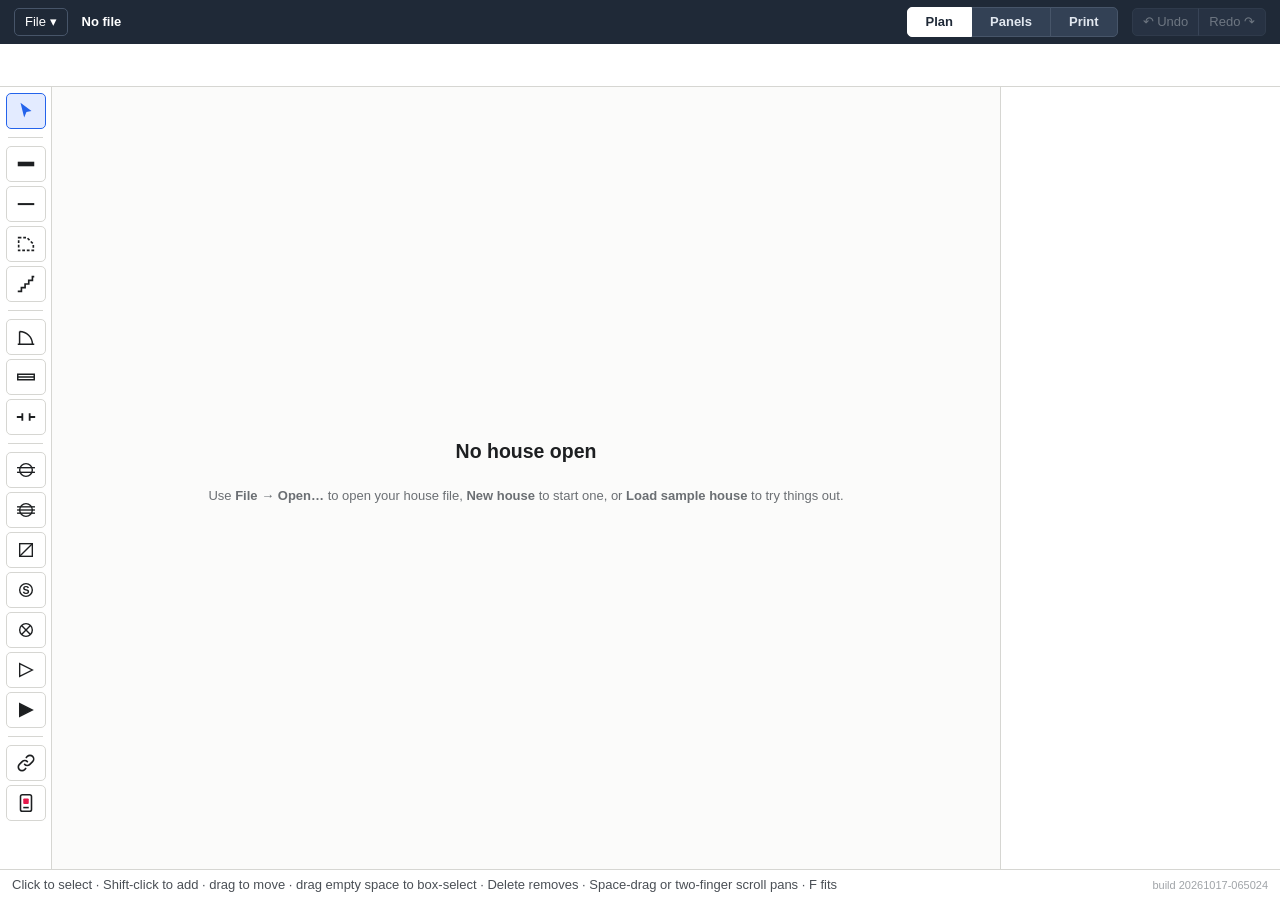
<file: index.html>
<!doctype html>
<html lang="en">
<head>
  <meta charset="utf-8">
  <meta name="viewport" content="width=device-width, initial-scale=1">
  <title>House Electrical</title>
  <!-- BUILD:start (generated by .githooks/stamp_build.py — do not edit by hand) -->
  <meta name="build" content="20261017-065024">
  <link rel="stylesheet" href="css/app.css?v=20261017-065024">
  <link rel="stylesheet" href="css/print.css?v=20261017-065024">
  <script type="importmap">{
  "imports": {
    "./js/fileio.js": "./js/fileio.js?v=20261017-065024",
    "./js/geometry.js": "./js/geometry.js?v=20261017-065024",
    "./js/main.js": "./js/main.js?v=20261017-065024",
    "./js/model.js": "./js/model.js?v=20261017-065024",
    "./js/print/index.js": "./js/print/index.js?v=20261017-065024",
    "./js/print/sheets.js": "./js/print/sheets.js?v=20261017-065024",
    "./js/render/plan.js": "./js/render/plan.js?v=20261017-065024",
    "./js/render/symbols.js": "./js/render/symbols.js?v=20261017-065024",
    "./js/store.js": "./js/store.js?v=20261017-065024",
    "./js/tools/area.js": "./js/tools/area.js?v=20261017-065024",
    "./js/tools/assign.js": "./js/tools/assign.js?v=20261017-065024",
    "./js/tools/device.js": "./js/tools/device.js?v=20261017-065024",
    "./js/tools/index.js": "./js/tools/index.js?v=20261017-065024",
    "./js/tools/link.js": "./js/tools/link.js?v=20261017-065024",
    "./js/tools/opening.js": "./js/tools/opening.js?v=20261017-065024",
    "./js/tools/select.js": "./js/tools/select.js?v=20261017-065024",
    "./js/tools/snap.js": "./js/tools/snap.js?v=20261017-065024",
    "./js/tools/wall.js": "./js/tools/wall.js?v=20261017-065024",
    "./js/ui/inspector.js": "./js/ui/inspector.js?v=20261017-065024",
    "./js/ui/panels.js": "./js/ui/panels.js?v=20261017-065024",
    "./js/ui/plantoolbar.js": "./js/ui/plantoolbar.js?v=20261017-065024",
    "./js/ui/status.js": "./js/ui/status.js?v=20261017-065024",
    "./js/ui/toolrail.js": "./js/ui/toolrail.js?v=20261017-065024",
    "./js/ui/viewstate.js": "./js/ui/viewstate.js?v=20261017-065024",
    "./js/units.js": "./js/units.js?v=20261017-065024"
  }
}</script>
  <!-- BUILD:end -->
</head>
<body>
  <header id="appbar">
    <div class="menu" id="file-menu">
      <button class="menu-btn" aria-haspopup="true">File ▾</button>
      <div class="menu-list" role="menu">
        <button data-cmd="new">New house</button>
        <button data-cmd="open">Open…</button>
        <button data-cmd="reopen" id="cmd-reopen">Reopen last</button>
        <button data-cmd="sample">Load sample house</button>
        <hr>
        <button data-cmd="save">Save <kbd>⌘S</kbd></button>
        <button data-cmd="saveAs">Save as…</button>
      </div>
    </div>
    <div id="file-status"><span id="file-name">No file</span><span id="dirty-dot" title="Unsaved changes" hidden>●</span></div>

    <nav id="view-switch" class="seg seg-lg" aria-label="View">
      <button data-view="plan" class="active">Plan</button>
      <button data-view="panels">Panels</button>
      <button data-view="print">Print</button>
    </nav>

    <div id="history" class="seg">
      <button id="btn-undo" title="Undo (⌘Z)">↶ Undo</button>
      <button id="btn-redo" title="Redo (⇧⌘Z)">Redo ↷</button>
    </div>
  </header>

  <div id="subbar">
    <div id="plan-toolbar" class="toolbar"></div>
    <div id="panels-toolbar" class="toolbar" hidden></div>
    <div id="print-toolbar" class="toolbar" hidden></div>
  </div>

  <main id="workspace">
    <section id="view-plan" class="view active">
      <aside id="tool-rail" aria-label="Tools"></aside>
      <div id="canvas-wrap">
        <svg id="plan" xmlns="http://www.w3.org/2000/svg"></svg>
        <div id="tool-options" hidden></div>
        <div id="toast" role="status" hidden></div>
        <div id="empty-state">
          <h2>No house open</h2>
          <p>Use <b>File → Open…</b> to open your house file, <b>New house</b> to start one, or <b>Load sample house</b> to try things out.</p>
          <p class="warn" id="unsupported" hidden>This browser doesn't support the File System Access API. Use Chrome or Edge.</p>
        </div>
      </div>
      <aside id="inspector" aria-label="Properties"></aside>
    </section>

    <section id="view-panels" class="view">
      <div id="panels-wrap"></div>
      <aside id="panel-inspector" aria-label="Breaker"></aside>
    </section>

    <section id="view-print" class="view">
      <aside id="print-options" aria-label="Print options"></aside>
      <div id="print-preview"><div id="print-pages"></div></div>
    </section>
  </main>

  <footer id="statusbar">
    <span id="status-msg">Ready</span>
    <span><span id="status-cursor"></span><span id="build-id"></span></span>
  </footer>

  <script type="module">import './js/main.js';</script>
</body>
</html>
</file>
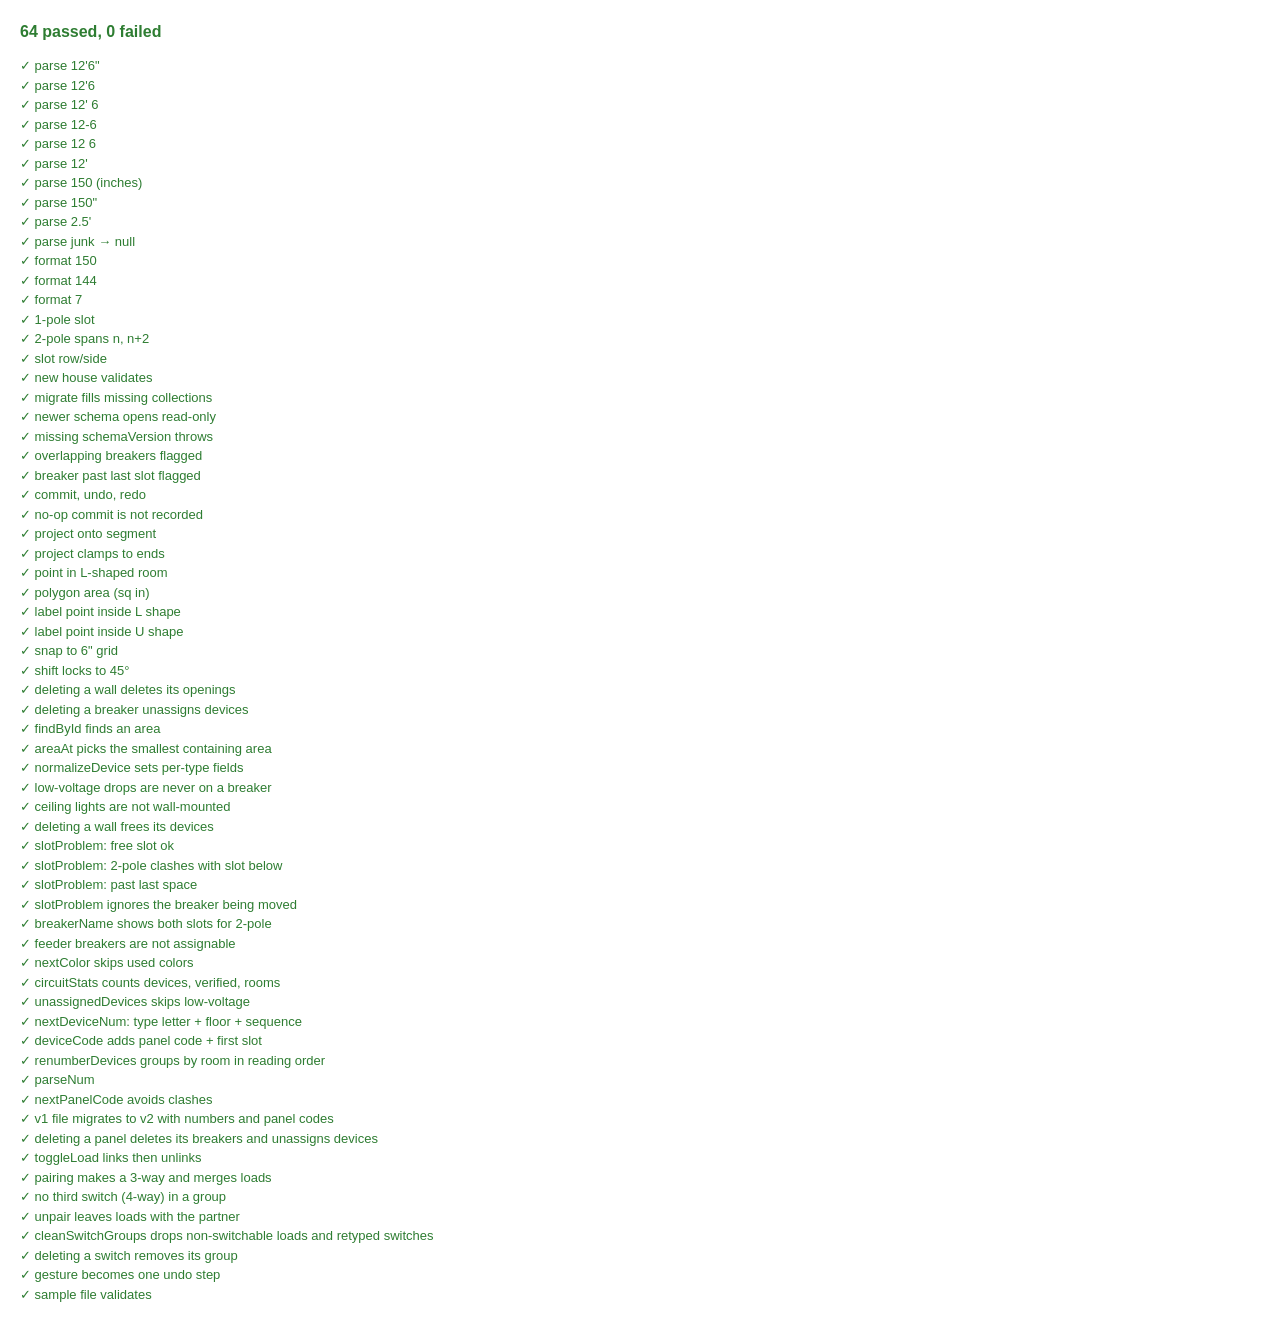
<file: tests/index.html>
<!doctype html>
<html lang="en">
<head>
  <meta charset="utf-8">
  <title>House Electrical — Tests</title>
  <style>
    body { font: 13px/1.5 -apple-system, sans-serif; margin: 20px; }
    .pass { color: #2e7d32; } .fail { color: #c62828; font-weight: 600; }
    #summary { font-size: 16px; font-weight: 700; margin-bottom: 12px; }
  </style>
</head>
<body>
  <div id="summary">Running…</div>
  <div id="out"></div>
  <script type="module">
    import { parseLength, formatLength } from '../js/units.js';
    import { newHouse, migrate, validate, slotsOf, slotRow, slotSide, SCHEMA_VERSION } from '../js/model.js';
    import * as store from '../js/store.js';
    import { projectOnSegment, pointInPolygon, polygonArea, labelPoint, snapAngle, snapToGrid } from '../js/geometry.js';
    import { deleteIds, findById, areaAt, normalizeDevice, isWallMounted, slotProblem, breakerName, circuitStats, unassignedDevices, nextColor, assignableBreakers, PALETTE,
      nextDeviceNum, deviceCode, renumberDevices, breakerCode, nextPanelCode, parseNum,
      groupOf, switchesFor, toggleLoad, pairSwitches, unpairSwitch, cleanSwitchGroups } from '../js/model.js';

    const out = document.getElementById('out');
    let pass = 0, fail = 0;
    function test(name, fn) {
      try { fn(); pass++; out.insertAdjacentHTML('beforeend', `<div class="pass">✓ ${name}</div>`); }
      catch (e) { fail++; out.insertAdjacentHTML('beforeend', `<div class="fail">✗ ${name} — ${e.message}</div>`); }
    }
    function eq(a, b) { if (JSON.stringify(a) !== JSON.stringify(b)) throw new Error(`expected ${JSON.stringify(b)}, got ${JSON.stringify(a)}`); }

    // units
    test('parse 12\'6"', () => eq(parseLength(`12'6"`), 150));
    test('parse 12\'6', () => eq(parseLength(`12'6`), 150));
    test('parse 12\' 6', () => eq(parseLength(`12' 6`), 150));
    test('parse 12-6', () => eq(parseLength('12-6'), 150));
    test('parse 12 6', () => eq(parseLength('12 6'), 150));
    test('parse 12\'', () => eq(parseLength(`12'`), 144));
    test('parse 150 (inches)', () => eq(parseLength('150'), 150));
    test('parse 150"', () => eq(parseLength('150"'), 150));
    test('parse 2.5\'', () => eq(parseLength(`2.5'`), 30));
    test('parse junk → null', () => eq(parseLength('abc'), null));
    test('format 150', () => eq(formatLength(150), `12' 6"`));
    test('format 144', () => eq(formatLength(144), `12'`));
    test('format 7', () => eq(formatLength(7), `7"`));

    // slots
    test('1-pole slot', () => eq(slotsOf({ position: 7, poles: 1 }), [7]));
    test('2-pole spans n, n+2', () => eq(slotsOf({ position: 7, poles: 2 }), [7, 9]));
    test('slot row/side', () => { eq(slotRow(1), 1); eq(slotRow(2), 1); eq(slotRow(9), 5); eq(slotSide(9), 'left'); eq(slotSide(10), 'right'); });

    // model
    test('new house validates', () => eq(validate(newHouse()), []));
    test('migrate fills missing collections', () => {
      const { doc } = migrate({ schemaVersion: 1, meta: { name: 'x' } });
      eq(Array.isArray(doc.devices) && Array.isArray(doc.switchGroups), true);
    });
    test('newer schema opens read-only', () => eq(migrate({ schemaVersion: SCHEMA_VERSION + 1 }).readOnly, true));
    test('missing schemaVersion throws', () => { let threw = false; try { migrate({}); } catch { threw = true; } eq(threw, true); });
    test('overlapping breakers flagged', () => {
      const d = newHouse();
      d.breakers.push({ id: 'b1', panelId: 'p_main', position: 1, poles: 2, amps: 30 });
      d.breakers.push({ id: 'b2', panelId: 'p_main', position: 3, poles: 1, amps: 20 });
      eq(validate(d).some(e => e.includes('two breakers')), true);
    });
    test('breaker past last slot flagged', () => {
      const d = newHouse();
      d.breakers.push({ id: 'b1', panelId: 'p_main', position: 29, poles: 2, amps: 30 });
      eq(validate(d).some(e => e.includes('outside')), true);
    });

    // store / undo
    test('commit, undo, redo', () => {
      store.load(newHouse('A'));
      store.commit('rename', d => { d.meta.name = 'B'; });
      eq(store.getDoc().meta.name, 'B'); eq(store.isDirty(), true);
      store.undo(); eq(store.getDoc().meta.name, 'A');
      store.redo(); eq(store.getDoc().meta.name, 'B');
    });
    test('no-op commit is not recorded', () => {
      store.load(newHouse('A'));
      eq(store.commit('noop', d => { d.meta.name = 'A'; }), false);
      eq(store.canUndo(), false);
    });

    // geometry
    const L = [{x:0,y:0},{x:216,y:0},{x:216,y:336},{x:96,y:336},{x:96,y:216},{x:0,y:216}];
    test('project onto segment', () => { const r = projectOnSegment({x:50,y:10},{x:0,y:0},{x:100,y:0}); eq([r.along, r.d], [50, 10]); });
    test('project clamps to ends', () => eq(projectOnSegment({x:-20,y:0},{x:0,y:0},{x:100,y:0}).t, 0));
    test('point in L-shaped room', () => { eq(pointInPolygon({x:150,y:300}, L), true); eq(pointInPolygon({x:50,y:300}, L), false); });
    test('polygon area (sq in)', () => eq(Math.abs(polygonArea([{x:0,y:0},{x:120,y:0},{x:120,y:144},{x:0,y:144}])), 17280));
    test('label point inside L shape', () => eq(pointInPolygon(labelPoint(L), L), true));
    test('label point inside U shape', () => {
      const U = [{x:0,y:0},{x:30,y:0},{x:30,y:100},{x:70,y:100},{x:70,y:0},{x:100,y:0},{x:100,y:130},{x:0,y:130}];
      eq(pointInPolygon(labelPoint(U), U), true);
    });
    test('snap to 6" grid', () => eq(snapToGrid({x:14,y:-4}, 6), {x:12,y:-6}));
    test('shift locks to 45°', () => { const p = snapAngle({x:0,y:0}, {x:100,y:8}, 6); eq(p, {x:102,y:0}); });

    // cascading delete
    test('deleting a wall deletes its openings', () => {
      const d = newHouse();
      d.walls.push({ id: 'w1', floorId: 'F1', kind: 'exterior', a: {x:0,y:0}, b: {x:120,y:0}, thicknessIn: 6 });
      d.openings.push({ id: 'o1', wallId: 'w1', kind: 'door', offsetIn: 12, widthIn: 32, hinge: 'a', swing: 'left' });
      deleteIds(d, ['w1']);
      eq([d.walls.length, d.openings.length], [0, 0]);
    });
    test('deleting a breaker unassigns devices', () => {
      const d = newHouse();
      d.breakers.push({ id: 'b1', panelId: 'p_main', position: 1, poles: 1, amps: 15 });
      d.devices.push({ id: 'd1', floorId: 'F1', type: 'outlet', x: 0, y: 0, breakerId: 'b1' });
      deleteIds(d, ['b1']);
      eq(d.devices[0].breakerId, null);
    });
    test('findById finds an area', () => {
      const d = newHouse();
      d.areas.push({ id: 'a1', floorId: 'F1', name: 'X', kind: 'room', points: L });
      eq(findById(d, 'a1').kind, 'area');
    });

    // devices
    test('areaAt picks the smallest containing area', () => {
      const d = newHouse();
      d.areas.push({ id: 'big', floorId: 'F1', name: 'Bedroom', kind: 'room', points: [{x:0,y:0},{x:200,y:0},{x:200,y:200},{x:0,y:200}] });
      d.areas.push({ id: 'small', floorId: 'F1', name: 'Closet', kind: 'room', points: [{x:10,y:10},{x:50,y:10},{x:50,y:50},{x:10,y:50}] });
      eq([areaAt(d, 'F1', {x:20,y:20})?.id, areaAt(d, 'F1', {x:150,y:150})?.id, areaAt(d, 'F2', {x:20,y:20})], ['small', 'big', null]);
    });
    test('normalizeDevice sets per-type fields', () => {
      const o = normalizeDevice({ id: 'd', type: 'outlet' });
      eq([o.gfci, o.afci, o.breakerId, o.verified, 'port' in o], [false, false, null, false, false]);
      o.type = 'ethernet'; normalizeDevice(o);
      eq(['gfci' in o, o.port], [false, '']);
    });
    test('low-voltage drops are never on a breaker', () => eq(normalizeDevice({ type: 'cable', breakerId: 'b1' }).breakerId, null));
    test('ceiling lights are not wall-mounted', () => eq([isWallMounted('light', 'ceiling'), isWallMounted('light', 'wall'), isWallMounted('outlet')], [false, true, true]));
    test('deleting a wall frees its devices', () => {
      const d = newHouse();
      d.walls.push({ id: 'w1', floorId: 'F1', kind: 'interior', a: {x:0,y:0}, b: {x:96,y:0}, thicknessIn: 4 });
      d.devices.push(normalizeDevice({ id: 'd1', floorId: 'F1', type: 'outlet', x: 48, y: 2, wallId: 'w1' }));
      deleteIds(d, ['w1']);
      eq([d.devices.length, d.devices[0].wallId], [1, null]);
    });

    // panels & circuits
    function panelHouse() {
      const d = newHouse();
      d.breakers.push({ id: 'b1', panelId: 'p_main', position: 1, poles: 1, amps: 20, label: 'A', color: PALETTE[0] });
      d.breakers.push({ id: 'b3', panelId: 'p_main', position: 3, poles: 2, amps: 30, label: 'B', color: PALETTE[1] });
      d.breakers.push({ id: 'bf', panelId: 'p_main', position: 2, poles: 2, amps: 60, label: 'Feed', color: PALETTE[2] });
      d.panels[1].fedFromBreakerId = 'bf';
      return d;
    }
    test('slotProblem: free slot ok', () => eq(slotProblem(panelHouse(), 'p_main', 7, 1), null));
    test('slotProblem: 2-pole clashes with slot below', () => eq(/Slot 3/.test(slotProblem(panelHouse(), 'p_main', 1, 2, 'b1')), true));
    test('slotProblem: past last space', () => eq(/outside/.test(slotProblem(panelHouse(), 'p_main', 29, 2)), true));
    test('slotProblem ignores the breaker being moved', () => eq(slotProblem(panelHouse(), 'p_main', 3, 2, 'b3'), null));
    test('breakerName shows both slots for 2-pole', () => eq(breakerName(panelHouse(), panelHouse().breakers[1]), 'Main 3/5'));
    test('feeder breakers are not assignable', () => eq(assignableBreakers(panelHouse()).map(b => b.id), ['b1', 'b3']));
    test('nextColor skips used colors', () => eq(nextColor(panelHouse()), PALETTE[3]));
    test('circuitStats counts devices, verified, rooms', () => {
      const d = panelHouse();
      d.areas.push({ id: 'a1', floorId: 'F1', name: 'Kitchen', kind: 'room', points: [{x:0,y:0},{x:100,y:0},{x:100,y:100},{x:0,y:100}] });
      d.devices.push(normalizeDevice({ id: 'd1', floorId: 'F1', type: 'outlet', x: 10, y: 10, breakerId: 'b1', verified: true }));
      d.devices.push(normalizeDevice({ id: 'd2', floorId: 'F1', type: 'light', x: 200, y: 10, breakerId: 'b1' }));
      const s = circuitStats(d).get('b1');
      eq([s.total, s.verified, s.byType.outlet, s.rooms], [2, 1, 1, ['Exterior', 'Kitchen']]);
    });
    test('unassignedDevices skips low-voltage', () => {
      const d = newHouse();
      d.devices.push(normalizeDevice({ id: 'd1', type: 'outlet' }), normalizeDevice({ id: 'd2', type: 'ethernet' }));
      eq(unassignedDevices(d).map(x => x.id), ['d1']);
    });

    // device numbers & schema v2
    test('nextDeviceNum: type letter + floor + sequence', () => {
      const d = newHouse();
      d.devices.push({ id: 'a', type: 'outlet', floorId: 'F1', num: 'R101' }, { id: 'b', type: 'outlet', floorId: 'F1', num: 'R107' }, { id: 'c', type: 'outlet', floorId: 'F2', num: 'R201' });
      eq([nextDeviceNum(d, 'outlet', 'F1'), nextDeviceNum(d, 'outlet', 'F2'), nextDeviceNum(d, 'light', 'F1'), nextDeviceNum(d, 'cable', 'F2')], ['R108', 'R202', 'L101', 'TV201']);
    });
    test('deviceCode adds panel code + first slot', () => {
      const d = newHouse();
      d.breakers.push({ id: 'b3', panelId: 'p_main', position: 3, poles: 2, amps: 50 });
      d.devices.push({ id: 'x', type: 'receptacle240', floorId: 'F1', num: 'V101', breakerId: 'b3' }, { id: 'y', type: 'light', floorId: 'F2', num: 'L204', breakerId: null });
      eq([deviceCode(d, d.devices[0]), deviceCode(d, d.devices[1]), breakerCode(d, d.breakers[0])], ['M3-V101', 'L204', 'M3']);
    });
    test('renumberDevices groups by room in reading order', () => {
      const d = newHouse();
      d.areas.push({ id: 'k', floorId: 'F1', name: 'Kitchen', kind: 'room', points: [{x:0,y:0},{x:100,y:0},{x:100,y:100},{x:0,y:100}] });
      d.areas.push({ id: 'l', floorId: 'F1', name: 'Living', kind: 'room', points: [{x:100,y:0},{x:300,y:0},{x:300,y:100},{x:100,y:100}] });
      d.devices.push({ id: 'l1', type: 'outlet', floorId: 'F1', x: 250, y: 10 }, { id: 'k2', type: 'outlet', floorId: 'F1', x: 80, y: 90 },
        { id: 'k1', type: 'outlet', floorId: 'F1', x: 20, y: 5 }, { id: 's1', type: 'switch', floorId: 'F1', x: 150, y: 50 });
      renumberDevices(d);
      eq(Object.fromEntries(d.devices.map(x => [x.id, x.num])), { l1: 'R103', k2: 'R102', k1: 'R101', s1: 'S101' });
    });
    test('parseNum', () => eq([parseNum('TV212'), parseNum('junk')], [{ prefix: 'TV', floor: 2, seq: 12 }, null]));
    test('nextPanelCode avoids clashes', () => eq([nextPanelCode(newHouse(), 'Garage'), nextPanelCode(newHouse(), 'Sub 2')], ['G', 'S2']));
    test('v1 file migrates to v2 with numbers and panel codes', () => {
      const v1 = { schemaVersion: 1, meta: { name: 'old' }, floors: newHouse().floors, walls: [], openings: [], areas: [], switchGroups: [],
        panels: [{ id: 'p_main', name: 'Main', spaces: 30, location: '', notes: '', fedFromBreakerId: null }],
        breakers: [{ id: 'b1', panelId: 'p_main', position: 1, poles: 1, amps: 20, label: '', notes: '', color: '#000' }],
        devices: [{ id: 'd1', floorId: 'F1', type: 'switch', x: 0, y: 0, breakerId: 'b1', verified: true }] };
      const { doc } = migrate(v1);
      eq([doc.schemaVersion, doc.panels[0].code, doc.breakers[0].type, doc.devices[0].num, deviceCode(doc, doc.devices[0]), validate(doc)], [2, 'M', 'standard', 'S101', 'M1-S101', []]);
    });
    test('deleting a panel deletes its breakers and unassigns devices', () => {
      const d = newHouse();
      d.breakers.push({ id: 'b1', panelId: 'p_sub', position: 1, poles: 1, amps: 15 });
      d.devices.push({ id: 'x', type: 'outlet', floorId: 'F1', num: 'R101', breakerId: 'b1' });
      deleteIds(d, ['p_sub']);
      eq([d.panels.length, d.breakers.length, d.devices[0].breakerId], [1, 0, null]);
    });

    // switch links
    function switchHouse() {
      const d = newHouse();
      for (const [id, type] of [['s1', 'switch'], ['s2', 'switch'], ['s3', 'switch'], ['l1', 'light'], ['l2', 'light'], ['r1', 'outlet'], ['e1', 'ethernet']])
        d.devices.push(normalizeDevice({ id, type, floorId: 'F1', x: 0, y: 0, num: id.toUpperCase() }));
      return d;
    }
    test('toggleLoad links then unlinks', () => {
      const d = switchHouse();
      eq(toggleLoad(d, 's1', 'l1'), true); toggleLoad(d, 's1', 'r1');
      eq([groupOf(d, 's1').loadIds, switchesFor(d, 'r1')], [['l1', 'r1'], ['s1']]);
      eq(toggleLoad(d, 's1', 'l1'), false); toggleLoad(d, 's1', 'r1');
      eq(d.switchGroups.length, 0);
    });
    test('pairing makes a 3-way and merges loads', () => {
      const d = switchHouse();
      toggleLoad(d, 's1', 'l1'); toggleLoad(d, 's2', 'l2');
      eq(pairSwitches(d, 's1', 's2'), null);
      const g = groupOf(d, 's2');
      eq([d.switchGroups.length, g.switchIds, g.loadIds, d.devices.find(x => x.id === 's1').switchKind], [1, ['s1', 's2'], ['l1', 'l2'], '3way']);
    });
    test('no third switch (4-way) in a group', () => {
      const d = switchHouse();
      pairSwitches(d, 's1', 's2');
      eq(/exactly two/.test(pairSwitches(d, 's1', 's3')), true);
    });
    test('unpair leaves loads with the partner', () => {
      const d = switchHouse();
      toggleLoad(d, 's1', 'l1'); pairSwitches(d, 's1', 's2'); unpairSwitch(d, 's2');
      eq([groupOf(d, 's1').switchIds, groupOf(d, 's2'), d.devices.find(x => x.id === 's2').switchKind], [['s1'], null, 'single']);
    });
    test('cleanSwitchGroups drops non-switchable loads and retyped switches', () => {
      const d = switchHouse();
      d.switchGroups.push({ id: 'g', switchIds: ['s1'], loadIds: ['l1', 'e1', 's2', 'gone'] });
      cleanSwitchGroups(d);
      eq(d.switchGroups[0].loadIds, ['l1']);
      d.devices.find(x => x.id === 's1').type = 'outlet';
      cleanSwitchGroups(d);
      eq(d.switchGroups.length, 0);
    });
    test('deleting a switch removes its group', () => {
      const d = switchHouse();
      toggleLoad(d, 's1', 'l1');
      deleteIds(d, ['s1']);
      eq(d.switchGroups.length, 0);
    });

    // gestures
    test('gesture becomes one undo step', () => {
      store.load(newHouse('A'));
      store.beginGesture('drag');
      store.updateGesture(d => { d.meta.name = 'B'; });
      store.updateGesture(d => { d.meta.name = 'C'; });
      store.endGesture();
      eq(store.getDoc().meta.name, 'C');
      store.undo();
      eq([store.getDoc().meta.name, store.canUndo()], ['A', false]);
    });

    // sample file
    const sample = await (await fetch('../samples/sample-house.json')).json();
    test('sample file validates', () => eq(validate(migrate(sample).doc), []));

    document.getElementById('summary').innerHTML =
      `<span class="${fail ? 'fail' : 'pass'}">${pass} passed, ${fail} failed</span>`;
  </script>
</body>
</html>
</file>
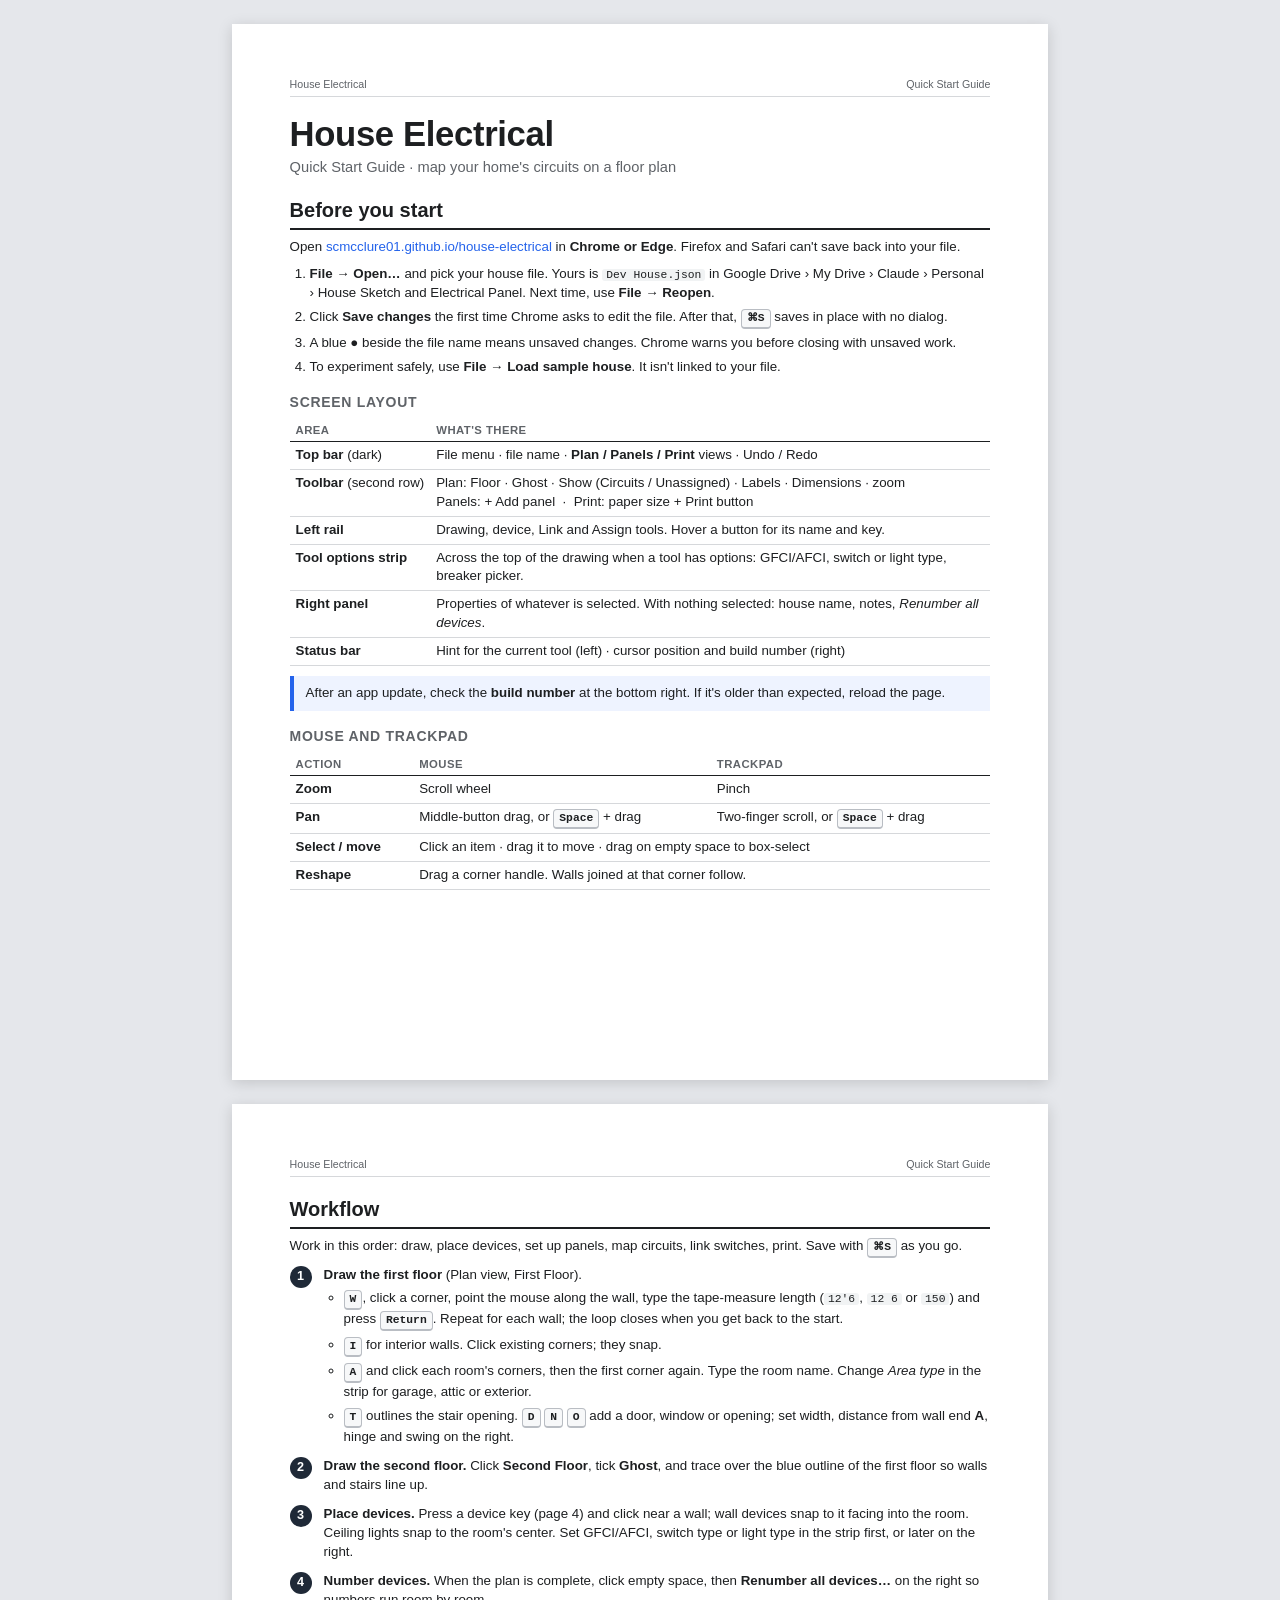
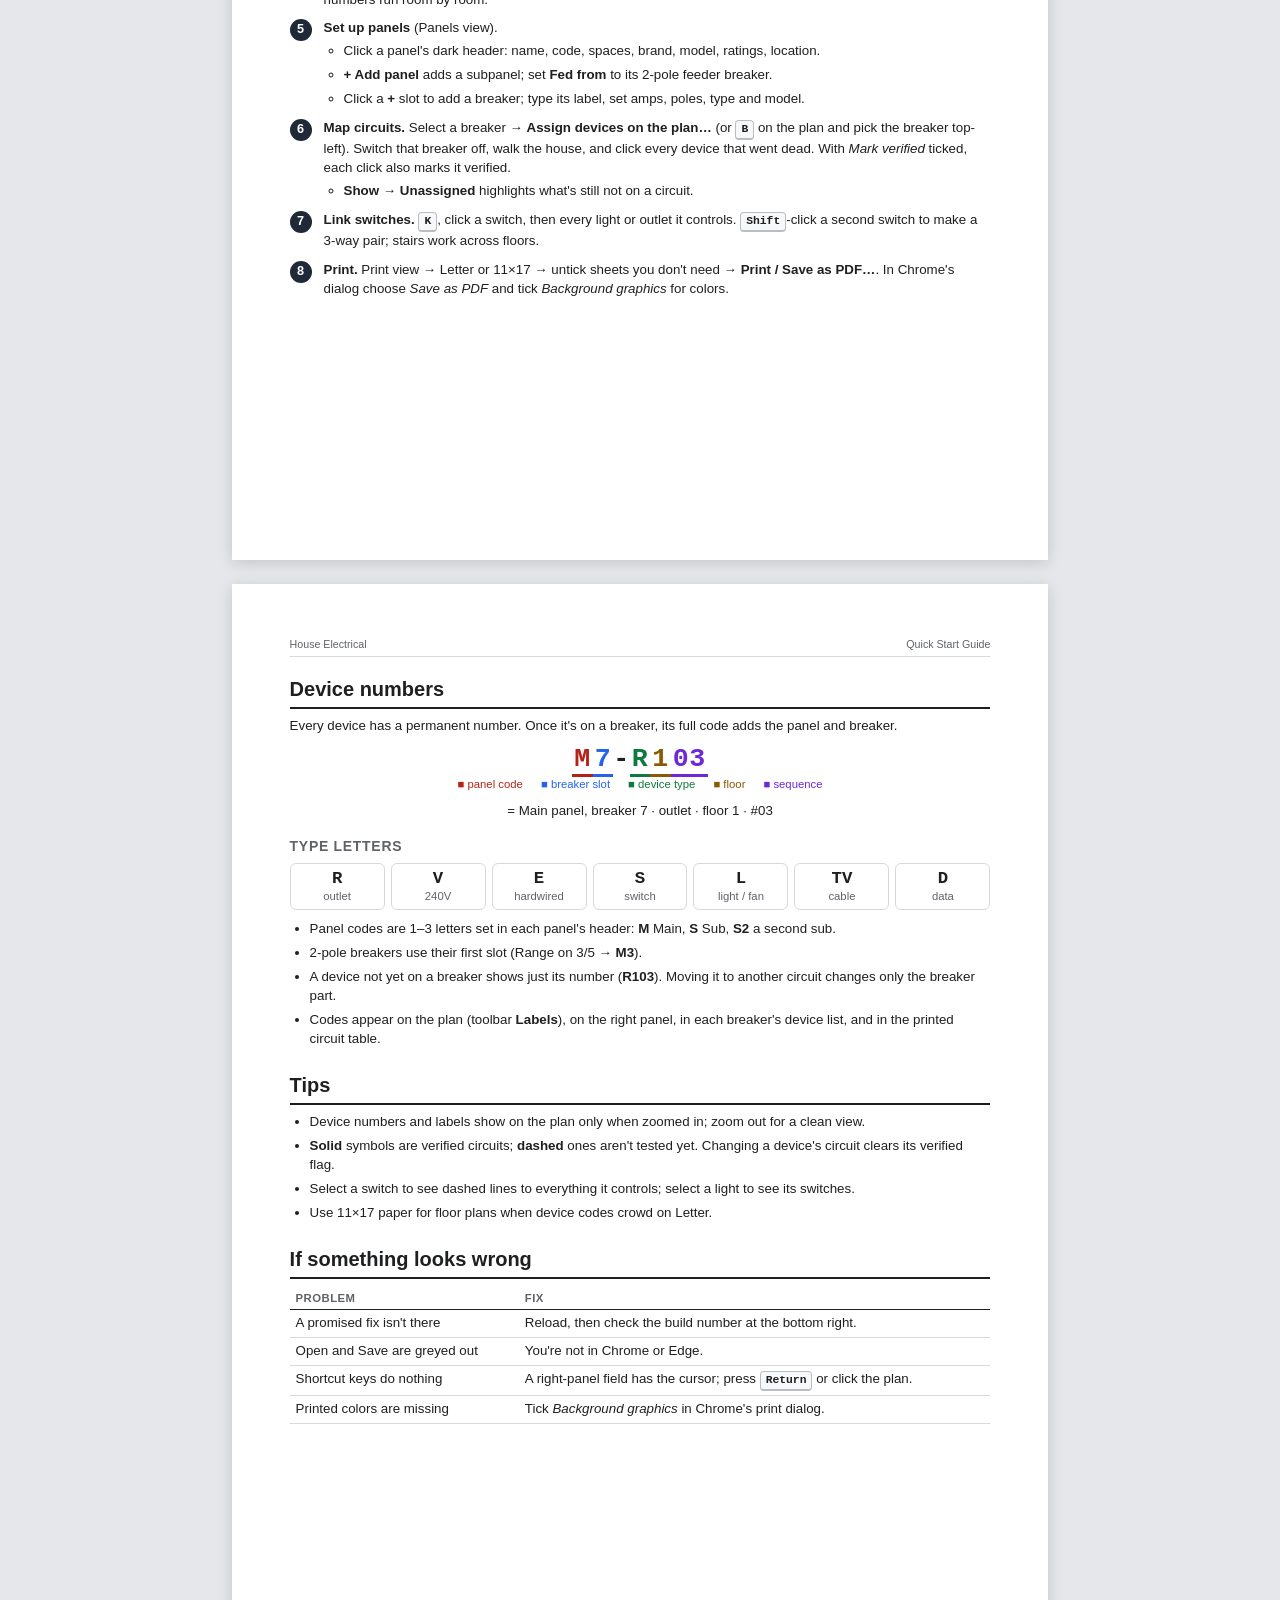
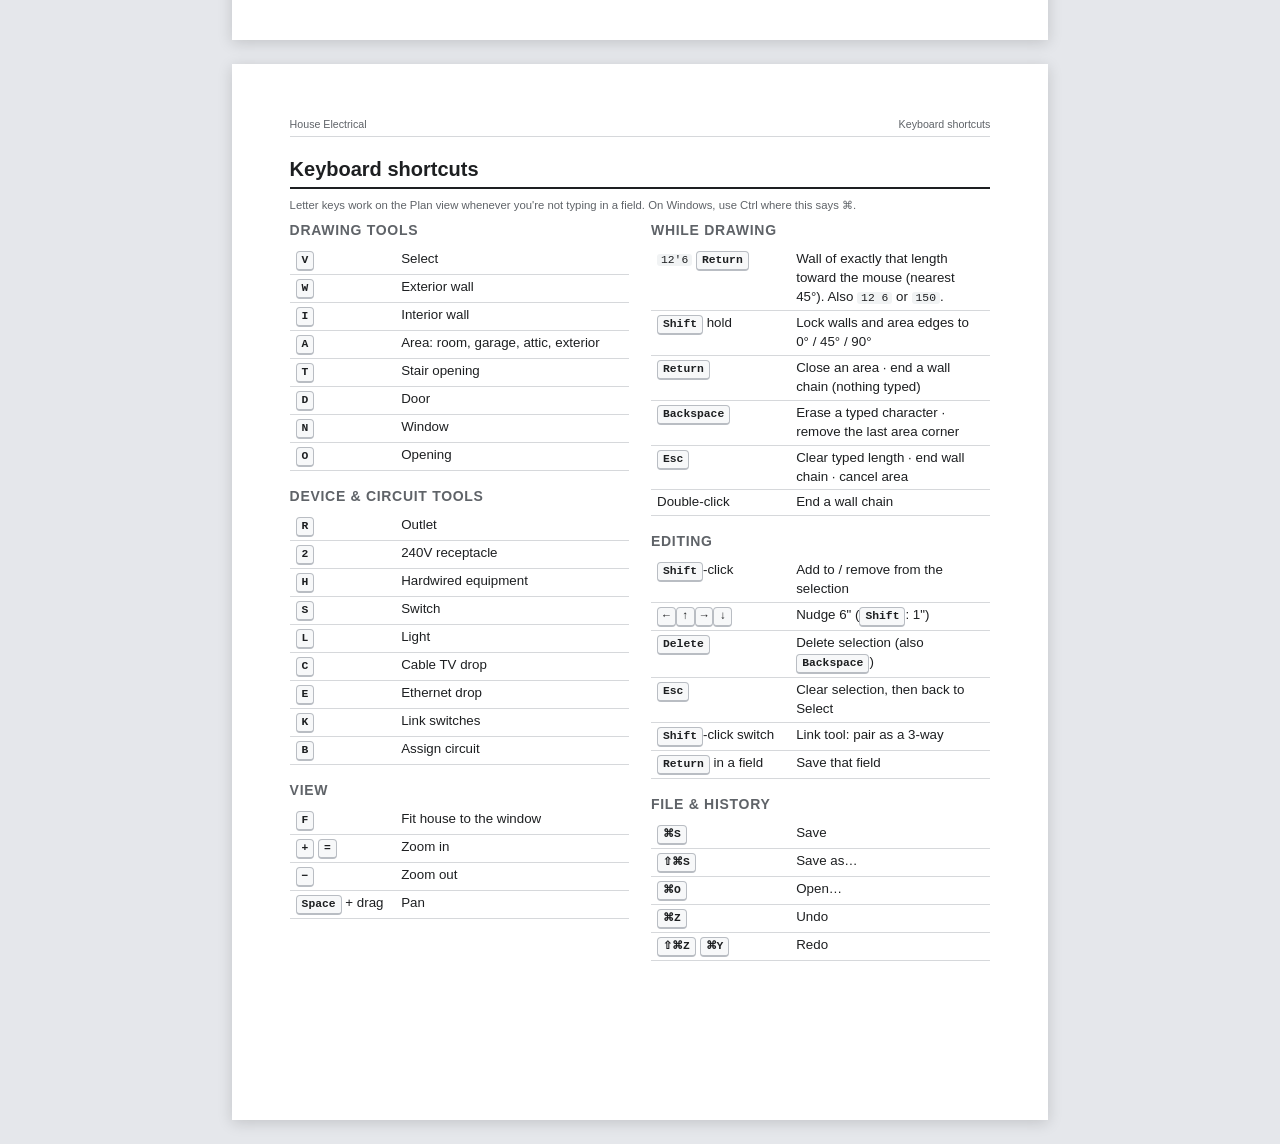
<file: docs/quick-start.html>
<!doctype html>
<html lang="en">
<head>
<meta charset="utf-8">
<meta name="viewport" content="width=device-width, initial-scale=1">
<title>House Electrical — Quick Start Guide</title>
<style>
  :root { --ink: #1d1f21; --muted: #5f6368; --line: #d6d8db; --accent: #2463eb; --soft: #eef3ff; --dark: #1f2937; }
  @page { size: letter; margin: 0.55in 0.6in 0.6in; }
  * { box-sizing: border-box; }
  html { background: #e5e7eb; }
  body { margin: 0; font: 10pt/1.42 -apple-system, BlinkMacSystemFont, "Segoe UI", Roboto, sans-serif; color: var(--ink);
    -webkit-print-color-adjust: exact; print-color-adjust: exact; }
  .page { width: 8.5in; min-height: 11in; margin: 24px auto; padding: 0.55in 0.6in 0.6in; background: #fff; box-shadow: 0 3px 14px rgba(0,0,0,.15); position: relative; }
  @media print {
    html { background: none; }
    .page { width: auto; min-height: 0; margin: 0; padding: 0; box-shadow: none; break-after: page; }
    .page:last-child { break-after: auto; }
  }
  .running { display: flex; justify-content: space-between; font-size: 8pt; color: var(--muted); border-bottom: 1px solid var(--line); padding-bottom: 4px; margin-bottom: 18px; }
  h1 { font-size: 26pt; line-height: 1.1; margin: 0 0 4px; letter-spacing: -.01em; }
  .sub { color: var(--muted); font-size: 11pt; margin: 0 0 18px; }
  h2 { font-size: 15pt; margin: 0 0 8px; padding-bottom: 4px; border-bottom: 2px solid var(--ink); }
  h3 { font-size: 10.5pt; margin: 16px 0 6px; text-transform: uppercase; letter-spacing: .05em; color: var(--muted); }
  p { margin: 0 0 8px; }
  a { color: var(--accent); text-decoration: none; }
  ol, ul { margin: 0 0 8px; padding-left: 20px; }
  li { margin: 0 0 5px; }
  ol.steps { counter-reset: s; list-style: none; padding: 0; }
  ol.steps > li { counter-increment: s; position: relative; padding-left: 34px; margin-bottom: 10px; break-inside: avoid; }
  ol.steps > li::before { content: counter(s); position: absolute; left: 0; top: 0; width: 22px; height: 22px; border-radius: 50%;
    background: var(--dark); color: #fff; font-weight: 700; font-size: 9.5pt; display: flex; align-items: center; justify-content: center; }
  ol.steps ul { margin-top: 4px; }
  kbd { display: inline-block; min-width: 1.6em; padding: 0 5px; border: 1px solid #b9bdc3; border-bottom-width: 2px; border-radius: 4px;
    background: #f7f8f9; font: 600 8.5pt/1.5 ui-monospace, SFMono-Regular, Menlo, monospace; text-align: center; white-space: nowrap; }
  code { font: 8.5pt ui-monospace, SFMono-Regular, Menlo, monospace; background: #f1f3f4; padding: 0 4px; border-radius: 3px; white-space: nowrap; }
  table { width: 100%; border-collapse: collapse; margin: 0 0 10px; break-inside: avoid; }
  th { text-align: left; font-size: 8.5pt; text-transform: uppercase; letter-spacing: .04em; color: var(--muted); border-bottom: 1.5px solid var(--ink); padding: 3px 6px; }
  td { border-bottom: 1px solid var(--line); padding: 4px 6px; vertical-align: top; }
  td.k { white-space: nowrap; width: 1%; }
  .callout { background: var(--soft); border-left: 4px solid var(--accent); padding: 8px 12px; margin: 10px 0; break-inside: avoid; }
  .code-big { font: 700 20pt ui-monospace, Menlo, monospace; letter-spacing: .02em; text-align: center; margin: 6px 0 2px; }
  .code-big span { padding: 0 2px; border-bottom: 3px solid; }
  .code-legend { display: flex; justify-content: center; gap: 18px; font-size: 8.5pt; color: var(--muted); margin-bottom: 10px; }
  .letters { display: grid; grid-template-columns: repeat(7, 1fr); gap: 6px; margin: 6px 0 10px; }
  .letters div { border: 1px solid var(--line); border-radius: 6px; text-align: center; padding: 5px 2px; font-size: 8.5pt; color: var(--muted); }
  .letters b { display: block; font: 700 13pt ui-monospace, Menlo, monospace; color: var(--ink); }
  .cols { display: grid; grid-template-columns: 1fr 1fr; gap: 0 22px; }
  .card h3:first-child { margin-top: 0; }
  .card table td { padding: 3px 6px; }
  .card table { table-layout: fixed; }
  .card .cols > div:first-child td.k { width: 1.1in; }
  .card .cols > div:last-child td.k { width: 1.45in; white-space: normal; }
  .note { font-size: 8.5pt; color: var(--muted); }
  .c1 { color: #b42318; } .c2 { color: #2463eb; } .c3 { color: #0f7a3d; } .c4 { color: #8a5a00; } .c5 { color: #6d28d9; }
</style>
</head>
<body>

<!-- ============ Page 1 ============ -->
<section class="page">
  <div class="running"><span>House Electrical</span><span>Quick Start Guide</span></div>
  <h1>House Electrical</h1>
  <p class="sub">Quick Start Guide · map your home's circuits on a floor plan</p>

  <h2>Before you start</h2>
  <p>Open <a href="https://scmcclure01.github.io/house-electrical/">scmcclure01.github.io/house-electrical</a> in <b>Chrome or Edge</b>. Firefox and Safari can't save back into your file.</p>
  <ol>
    <li><b>File → Open…</b> and pick your house file. Yours is <code>Dev House.json</code> in Google Drive › My Drive › Claude › Personal › House Sketch and Electrical Panel. Next time, use <b>File → Reopen</b>.</li>
    <li>Click <b>Save changes</b> the first time Chrome asks to edit the file. After that, <kbd>⌘S</kbd> saves in place with no dialog.</li>
    <li>A blue <b>●</b> beside the file name means unsaved changes. Chrome warns you before closing with unsaved work.</li>
    <li>To experiment safely, use <b>File → Load sample house</b>. It isn't linked to your file.</li>
  </ol>

  <h3>Screen layout</h3>
  <table>
    <tr><th>Area</th><th>What's there</th></tr>
    <tr><td class="k"><b>Top bar</b> (dark)</td><td>File menu · file name · <b>Plan / Panels / Print</b> views · Undo / Redo</td></tr>
    <tr><td class="k"><b>Toolbar</b> (second row)</td><td>Plan: Floor · Ghost · Show (Circuits / Unassigned) · Labels · Dimensions · zoom<br>Panels: + Add panel &nbsp;·&nbsp; Print: paper size + Print button</td></tr>
    <tr><td class="k"><b>Left rail</b></td><td>Drawing, device, Link and Assign tools. Hover a button for its name and key.</td></tr>
    <tr><td class="k"><b>Tool options strip</b></td><td>Across the top of the drawing when a tool has options: GFCI/AFCI, switch or light type, breaker picker.</td></tr>
    <tr><td class="k"><b>Right panel</b></td><td>Properties of whatever is selected. With nothing selected: house name, notes, <i>Renumber all devices</i>.</td></tr>
    <tr><td class="k"><b>Status bar</b></td><td>Hint for the current tool (left) · cursor position and build number (right)</td></tr>
  </table>

  <div class="callout">After an app update, check the <b>build number</b> at the bottom right. If it's older than expected, reload the page.</div>

  <h3>Mouse and trackpad</h3>
  <table>
    <tr><th>Action</th><th>Mouse</th><th>Trackpad</th></tr>
    <tr><td><b>Zoom</b></td><td>Scroll wheel</td><td>Pinch</td></tr>
    <tr><td><b>Pan</b></td><td>Middle-button drag, or <kbd>Space</kbd> + drag</td><td>Two-finger scroll, or <kbd>Space</kbd> + drag</td></tr>
    <tr><td><b>Select / move</b></td><td colspan="2">Click an item · drag it to move · drag on empty space to box-select</td></tr>
    <tr><td><b>Reshape</b></td><td colspan="2">Drag a corner handle. Walls joined at that corner follow.</td></tr>
  </table>
</section>

<!-- ============ Page 2 ============ -->
<section class="page">
  <div class="running"><span>House Electrical</span><span>Quick Start Guide</span></div>
  <h2>Workflow</h2>
  <p>Work in this order: draw, place devices, set up panels, map circuits, link switches, print. Save with <kbd>⌘S</kbd> as you go.</p>
  <ol class="steps">
    <li><b>Draw the first floor</b> (Plan view, First Floor).
      <ul>
        <li><kbd>W</kbd>, click a corner, point the mouse along the wall, type the tape-measure length (<code>12'6</code>, <code>12 6</code> or <code>150</code>) and press <kbd>Return</kbd>. Repeat for each wall; the loop closes when you get back to the start.</li>
        <li><kbd>I</kbd> for interior walls. Click existing corners; they snap.</li>
        <li><kbd>A</kbd> and click each room's corners, then the first corner again. Type the room name. Change <i>Area type</i> in the strip for garage, attic or exterior.</li>
        <li><kbd>T</kbd> outlines the stair opening. <kbd>D</kbd> <kbd>N</kbd> <kbd>O</kbd> add a door, window or opening; set width, distance from wall end <b>A</b>, hinge and swing on the right.</li>
      </ul></li>
    <li><b>Draw the second floor.</b> Click <b>Second Floor</b>, tick <b>Ghost</b>, and trace over the blue outline of the first floor so walls and stairs line up.</li>
    <li><b>Place devices.</b> Press a device key (page 4) and click near a wall; wall devices snap to it facing into the room. Ceiling lights snap to the room's center. Set GFCI/AFCI, switch type or light type in the strip first, or later on the right.</li>
    <li><b>Number devices.</b> When the plan is complete, click empty space, then <b>Renumber all devices…</b> on the right so numbers run room by room.</li>
    <li><b>Set up panels</b> (Panels view).
      <ul>
        <li>Click a panel's dark header: name, code, spaces, brand, model, ratings, location.</li>
        <li><b>+ Add panel</b> adds a subpanel; set <b>Fed from</b> to its 2-pole feeder breaker.</li>
        <li>Click a <b>+</b> slot to add a breaker; type its label, set amps, poles, type and model.</li>
      </ul></li>
    <li><b>Map circuits.</b> Select a breaker → <b>Assign devices on the plan…</b> (or <kbd>B</kbd> on the plan and pick the breaker top-left). Switch that breaker off, walk the house, and click every device that went dead. With <i>Mark verified</i> ticked, each click also marks it verified.
      <ul><li><b>Show → Unassigned</b> highlights what's still not on a circuit.</li></ul></li>
    <li><b>Link switches.</b> <kbd>K</kbd>, click a switch, then every light or outlet it controls. <kbd>Shift</kbd>-click a second switch to make a 3-way pair; stairs work across floors.</li>
    <li><b>Print.</b> Print view → Letter or 11×17 → untick sheets you don't need → <b>Print / Save as PDF…</b>. In Chrome's dialog choose <i>Save as PDF</i> and tick <i>Background graphics</i> for colors.</li>
  </ol>
</section>

<!-- ============ Page 3 ============ -->
<section class="page">
  <div class="running"><span>House Electrical</span><span>Quick Start Guide</span></div>
  <h2>Device numbers</h2>
  <p>Every device has a permanent number. Once it's on a breaker, its full code adds the panel and breaker.</p>
  <div class="code-big"><span class="c1">M</span><span class="c2">7</span>-<span class="c3">R</span><span class="c4">1</span><span class="c5">03</span></div>
  <div class="code-legend"><span class="c1">■ panel code</span><span class="c2">■ breaker slot</span><span class="c3">■ device type</span><span class="c4">■ floor</span><span class="c5">■ sequence</span></div>
  <p style="text-align:center">= Main panel, breaker 7 · outlet · floor 1 · #03</p>

  <h3>Type letters</h3>
  <div class="letters">
    <div><b>R</b>outlet</div><div><b>V</b>240V</div><div><b>E</b>hardwired</div><div><b>S</b>switch</div><div><b>L</b>light / fan</div><div><b>TV</b>cable</div><div><b>D</b>data</div>
  </div>
  <ul>
    <li>Panel codes are 1–3 letters set in each panel's header: <b>M</b> Main, <b>S</b> Sub, <b>S2</b> a second sub.</li>
    <li>2-pole breakers use their first slot (Range on 3/5 → <b>M3</b>).</li>
    <li>A device not yet on a breaker shows just its number (<b>R103</b>). Moving it to another circuit changes only the breaker part.</li>
    <li>Codes appear on the plan (toolbar <b>Labels</b>), on the right panel, in each breaker's device list, and in the printed circuit table.</li>
  </ul>

  <h2 style="margin-top:22px">Tips</h2>
  <ul>
    <li>Device numbers and labels show on the plan only when zoomed in; zoom out for a clean view.</li>
    <li><b>Solid</b> symbols are verified circuits; <b>dashed</b> ones aren't tested yet. Changing a device's circuit clears its verified flag.</li>
    <li>Select a switch to see dashed lines to everything it controls; select a light to see its switches.</li>
    <li>Use 11×17 paper for floor plans when device codes crowd on Letter.</li>
  </ul>

  <h2 style="margin-top:22px">If something looks wrong</h2>
  <table>
    <tr><th>Problem</th><th>Fix</th></tr>
    <tr><td>A promised fix isn't there</td><td>Reload, then check the build number at the bottom right.</td></tr>
    <tr><td>Open and Save are greyed out</td><td>You're not in Chrome or Edge.</td></tr>
    <tr><td>Shortcut keys do nothing</td><td>A right-panel field has the cursor; press <kbd>Return</kbd> or click the plan.</td></tr>
    <tr><td>Printed colors are missing</td><td>Tick <i>Background graphics</i> in Chrome's print dialog.</td></tr>
  </table>
</section>

<!-- ============ Page 4: reference card ============ -->
<section class="page card">
  <div class="running"><span>House Electrical</span><span>Keyboard shortcuts</span></div>
  <h2>Keyboard shortcuts</h2>
  <p class="note">Letter keys work on the Plan view whenever you're not typing in a field. On Windows, use Ctrl where this says ⌘.</p>
  <div class="cols">
    <div>
      <h3>Drawing tools</h3>
      <table>
        <tr><td class="k"><kbd>V</kbd></td><td>Select</td></tr>
        <tr><td class="k"><kbd>W</kbd></td><td>Exterior wall</td></tr>
        <tr><td class="k"><kbd>I</kbd></td><td>Interior wall</td></tr>
        <tr><td class="k"><kbd>A</kbd></td><td>Area: room, garage, attic, exterior</td></tr>
        <tr><td class="k"><kbd>T</kbd></td><td>Stair opening</td></tr>
        <tr><td class="k"><kbd>D</kbd></td><td>Door</td></tr>
        <tr><td class="k"><kbd>N</kbd></td><td>Window</td></tr>
        <tr><td class="k"><kbd>O</kbd></td><td>Opening</td></tr>
      </table>
      <h3>Device &amp; circuit tools</h3>
      <table>
        <tr><td class="k"><kbd>R</kbd></td><td>Outlet</td></tr>
        <tr><td class="k"><kbd>2</kbd></td><td>240V receptacle</td></tr>
        <tr><td class="k"><kbd>H</kbd></td><td>Hardwired equipment</td></tr>
        <tr><td class="k"><kbd>S</kbd></td><td>Switch</td></tr>
        <tr><td class="k"><kbd>L</kbd></td><td>Light</td></tr>
        <tr><td class="k"><kbd>C</kbd></td><td>Cable TV drop</td></tr>
        <tr><td class="k"><kbd>E</kbd></td><td>Ethernet drop</td></tr>
        <tr><td class="k"><kbd>K</kbd></td><td>Link switches</td></tr>
        <tr><td class="k"><kbd>B</kbd></td><td>Assign circuit</td></tr>
      </table>
      <h3>View</h3>
      <table>
        <tr><td class="k"><kbd>F</kbd></td><td>Fit house to the window</td></tr>
        <tr><td class="k"><kbd>+</kbd> <kbd>=</kbd></td><td>Zoom in</td></tr>
        <tr><td class="k"><kbd>−</kbd></td><td>Zoom out</td></tr>
        <tr><td class="k"><kbd>Space</kbd> + drag</td><td>Pan</td></tr>
      </table>
    </div>
    <div>
      <h3>While drawing</h3>
      <table>
        <tr><td class="k"><code>12'6</code> <kbd>Return</kbd></td><td>Wall of exactly that length toward the mouse (nearest 45°). Also <code>12 6</code> or <code>150</code>.</td></tr>
        <tr><td class="k"><kbd>Shift</kbd> hold</td><td>Lock walls and area edges to 0° / 45° / 90°</td></tr>
        <tr><td class="k"><kbd>Return</kbd></td><td>Close an area · end a wall chain (nothing typed)</td></tr>
        <tr><td class="k"><kbd>Backspace</kbd></td><td>Erase a typed character · remove the last area corner</td></tr>
        <tr><td class="k"><kbd>Esc</kbd></td><td>Clear typed length · end wall chain · cancel area</td></tr>
        <tr><td class="k">Double-click</td><td>End a wall chain</td></tr>
      </table>
      <h3>Editing</h3>
      <table>
        <tr><td class="k"><kbd>Shift</kbd>-click</td><td>Add to / remove from the selection</td></tr>
        <tr><td class="k"><kbd>←</kbd><kbd>↑</kbd><kbd>→</kbd><kbd>↓</kbd></td><td>Nudge 6" (<kbd>Shift</kbd>: 1")</td></tr>
        <tr><td class="k"><kbd>Delete</kbd></td><td>Delete selection (also <kbd>Backspace</kbd>)</td></tr>
        <tr><td class="k"><kbd>Esc</kbd></td><td>Clear selection, then back to Select</td></tr>
        <tr><td class="k"><kbd>Shift</kbd>-click switch</td><td>Link tool: pair as a 3-way</td></tr>
        <tr><td class="k"><kbd>Return</kbd> in a field</td><td>Save that field</td></tr>
      </table>
      <h3>File &amp; history</h3>
      <table>
        <tr><td class="k"><kbd>⌘S</kbd></td><td>Save</td></tr>
        <tr><td class="k"><kbd>⇧⌘S</kbd></td><td>Save as…</td></tr>
        <tr><td class="k"><kbd>⌘O</kbd></td><td>Open…</td></tr>
        <tr><td class="k"><kbd>⌘Z</kbd></td><td>Undo</td></tr>
        <tr><td class="k"><kbd>⇧⌘Z</kbd> <kbd>⌘Y</kbd></td><td>Redo</td></tr>
      </table>
    </div>
  </div>
</section>

</body>
</html>
</file>
<file: css/app.css>
:root {
  --bg: #f4f4f2;
  --panel: #ffffff;
  --ink: #1d1f21;
  --muted: #6b6f73;
  --line: #d6d6d2;
  --accent: #2463eb;
  --accent-soft: #e3ebff;
  --danger: #c62828;
  --font: -apple-system, BlinkMacSystemFont, "Segoe UI", Roboto, sans-serif;
}

* { box-sizing: border-box; }
[hidden] { display: none !important; }
html, body { margin: 0; height: 100%; }
body {
  font: 13px/1.4 var(--font);
  color: var(--ink);
  background: var(--bg);
  display: grid;
  grid-template-rows: auto 1fr auto;
}

button {
  font: inherit;
  border: 1px solid var(--line);
  background: var(--panel);
  border-radius: 5px;
  padding: 4px 10px;
  cursor: pointer;
}
button:hover:not(:disabled) { border-color: var(--accent); }
button:disabled { opacity: .45; cursor: default; }
button.active { background: var(--accent-soft); border-color: var(--accent); color: var(--accent); }

input, textarea, select { font: inherit; border: 1px solid var(--line); border-radius: 4px; padding: 4px 6px; width: 100%; }
textarea { resize: vertical; min-height: 70px; }
kbd { font: 11px var(--font); color: var(--muted); margin-left: auto; }

/* ---- app bar (row 1) & toolbar (row 2) ---- */
body { grid-template-rows: auto auto 1fr auto; }
#appbar {
  display: grid; grid-template-columns: auto 1fr auto auto; align-items: center; gap: 14px;
  padding: 7px 14px; background: #1f2937; color: #fff;
}
#appbar .menu-btn { background: transparent; color: #fff; border-color: #475569; }
#appbar .menu-btn:hover { border-color: #94a3b8; }
#file-status { font-weight: 600; min-width: 0; white-space: nowrap; overflow: hidden; text-overflow: ellipsis; }
#dirty-dot { color: #60a5fa; margin-left: 6px; }
#view-switch { justify-self: center; grid-column: 3; }
#appbar .seg button { background: #334155; color: #e2e8f0; border-color: #475569; }
#appbar .seg button.active { background: #fff; color: #1f2937; border-color: #fff; }
#appbar .seg button:hover:not(:disabled):not(.active) { background: #3f4f66; }
#appbar #history button:disabled { opacity: .4; }

#subbar { background: var(--panel); border-bottom: 1px solid var(--line); }
.toolbar { display: flex; align-items: center; gap: 12px; padding: 6px 14px; min-height: 42px; flex-wrap: wrap; }
.tb-group { display: flex; align-items: center; gap: 8px; }
.tb-label { font-size: 11px; font-weight: 700; letter-spacing: .06em; text-transform: uppercase; color: var(--muted); }
.tb-sep { width: 1px; align-self: stretch; background: var(--line); margin: 2px 2px; }
.tb-spacer { flex: 1; }
.tb-check { display: flex; align-items: center; gap: 5px; color: var(--ink); white-space: nowrap; cursor: pointer; }
.tb-check input { width: auto; margin: 0; }
.toolbar select { width: auto; padding: 4px 6px; }
.toolbar .meta { color: var(--muted); font-size: 12px; }

/* segmented control */
.seg { display: inline-flex; }
.seg > button { border-radius: 0; margin-left: -1px; }
.seg > button:first-child { border-radius: 5px 0 0 5px; margin-left: 0; }
.seg > button:last-child { border-radius: 0 5px 5px 0; }
.seg > button.active { position: relative; z-index: 1; }
.seg-lg > button { padding: 5px 18px; font-weight: 600; }
.badge { display: inline-block; min-width: 18px; padding: 0 5px; margin-left: 4px; border-radius: 9px; background: #e5e7eb; color: var(--ink); font-size: 11px; font-weight: 700; text-align: center; }
.badge.warn { background: #fde2e1; color: #b42318; }
.chip { display: inline-flex; align-items: center; gap: 6px; padding: 3px 4px 3px 9px; border-radius: 5px; background: var(--accent-soft); color: var(--ink); font-size: 12px; white-space: nowrap; }
.chip button { border: 0; background: none; padding: 0 4px; font-weight: 700; color: var(--muted); }

.menu { position: relative; }
.menu-list {
  display: none; position: absolute; top: 100%; left: 0; z-index: 20; margin-top: 4px;
  min-width: 200px; padding: 4px; background: var(--panel); border: 1px solid var(--line);
  border-radius: 6px; box-shadow: 0 6px 20px rgba(0,0,0,.12);
}
.menu.open .menu-list { display: flex; flex-direction: column; }
.menu-list button { display: flex; border: 0; text-align: left; padding: 6px 10px; }
.menu-list button:hover:not(:disabled) { background: var(--accent-soft); }
.menu-list hr { border: 0; border-top: 1px solid var(--line); margin: 4px 0; width: 100%; }

/* ---- workspace ---- */
#workspace { position: relative; min-height: 0; }
.view { display: none; height: 100%; }
.view.active { display: grid; }
#view-plan { grid-template-columns: 52px 1fr 280px; }
#tool-rail { background: var(--panel); border-right: 1px solid var(--line); display: flex; flex-direction: column; gap: 4px; padding: 6px; overflow-y: auto; }
#canvas-wrap { position: relative; overflow: hidden; background: #fbfbfa; }
#plan { width: 100%; height: 100%; display: block; }
#inspector { background: var(--panel); border-left: 1px solid var(--line); padding: 12px; overflow-y: auto; }
#inspector h3 { margin: 0 0 10px; font-size: 14px; }
#inspector label { display: block; margin-bottom: 10px; color: var(--muted); }
#inspector label > input, #inspector label > textarea, #inspector label > select { margin-top: 3px; color: var(--ink); }
#inspector .meta { color: var(--muted); font-size: 12px; }

#empty-state {
  position: absolute; inset: 0; display: flex; flex-direction: column; align-items: center; justify-content: center;
  color: var(--muted); text-align: center; padding: 20px;
}
#empty-state h2 { color: var(--ink); margin: 0 0 8px; }
.warn { color: var(--danger); font-weight: 600; }
.placeholder { place-self: center; color: var(--muted); font-size: 15px; }

/* ---- status bar ---- */
#statusbar {
  display: flex; justify-content: space-between; padding: 4px 12px;
  background: var(--panel); border-top: 1px solid var(--line); color: var(--muted); font-size: 12px;
}
#status-msg.error { color: var(--danger); }

/* ---- tool rail ---- */
.rail-btn { width: 40px; height: 36px; padding: 0; display: flex; align-items: center; justify-content: center; color: var(--ink); }
.rail-sep { border: 0; border-top: 1px solid var(--line); margin: 4px 2px; }
/* tool options: docked strip across the top of the drawing */
#tool-options {
  position: absolute; top: 0; left: 0; right: 0; z-index: 5; align-items: center;
  background: rgba(248, 250, 252, .96); border-bottom: 1px solid var(--line); padding: 6px 12px;
}
#tool-options::before { content: 'Tool options'; font-size: 11px; font-weight: 700; letter-spacing: .06em; text-transform: uppercase; color: var(--muted); margin-right: 4px; }
#tool-options label { display: flex; align-items: center; gap: 6px; color: var(--muted); }
#tool-options select { width: auto; }
/* ---- inspector extras ---- */
.btn-row { display: flex; gap: 6px; margin-bottom: 10px; }
#inspector > button { margin: 0 6px 6px 0; }
button.danger { color: var(--danger); }
button.danger:hover:not(:disabled) { border-color: var(--danger); }
.tip { margin-top: 18px; }

/* ---- plan drawing ---- */
#plan { touch-action: none; user-select: none; }
#plan.tool-select { cursor: default; }
#plan:not(.tool-select) { cursor: crosshair; }
#plan.can-pan { cursor: grab; }
#plan.panning { cursor: grabbing; }
#plan *, .print-plan * { vector-effect: non-scaling-stroke; }
#plan .wall, #plan .hit, #plan .opening-gap, #plan .preview-wall, #plan .preview-opening,
.print-plan .wall, .print-plan .opening-gap, .print-plan .hit { vector-effect: none; }

.grid-minor { stroke: #eeeeea; stroke-width: 1; }
.grid-foot { stroke: #e2e2dc; stroke-width: 1; }
.grid-major { stroke: #cfcfc8; stroke-width: 1; }
.grid-axis { stroke: #b8c4e0; stroke-width: 1.5; }

.area { stroke: #b5b0a5; stroke-width: 1; }
.area-room { fill: #fbf6ec; }
.area-garage { fill: #ecebe8; }
.area-attic { fill: url(#attic-hatch); stroke-dasharray: 6 3; }
.area-exterior { fill: #eef5e9; stroke: #9fbf8f; stroke-dasharray: 5 4; }
.area-stair { fill: url(#stair-hatch); stroke: #8a8578; }
.attic-line { stroke: #e3d6bf; stroke-width: 2; }
.hatch-line { stroke: #c9c3b6; stroke-width: 1.2; }
.tool-select .area:hover { fill-opacity: .7; stroke: var(--accent); }
.area-label { text-anchor: middle; font-weight: 600; fill: #55524b; pointer-events: none; }
.area-sqft { font-weight: 400; fill: #8d897f; font-size: .85em; }
.stair-arrow { stroke: #55524b; stroke-width: 1.5; pointer-events: none; }
.stair-head { fill: #55524b; pointer-events: none; }

.wall { stroke-linecap: square; }
.wall-exterior { stroke: #2b2b2b; }
.wall-interior { stroke: #6f6f6f; }
.tool-select .wall:hover { stroke: #4a72d9; }

.opening-gap { stroke: #fbfbfa; stroke-linecap: butt; }
.opening-jamb { stroke: #2b2b2b; stroke-width: 1.5; }
.window-line { stroke: #3a6fb0; stroke-width: 1; }
.door-leaf { stroke: #2b2b2b; stroke-width: 1.5; }
.door-arc { fill: none; stroke: #8a8a8a; stroke-width: 1; stroke-dasharray: 3 2; }
.hit { stroke: transparent; stroke-linecap: butt; }
.tool-select .opening:hover .hit { stroke: rgba(36, 99, 235, .15); }

.dim { text-anchor: middle; fill: #4a5568; font-weight: 500; pointer-events: none; }
.layer-ghost { pointer-events: none; }
.layer-ghost .area { fill: none; stroke: #2463eb; stroke-opacity: .55; stroke-width: 1.5; stroke-dasharray: 6 4; }
.layer-ghost .wall { stroke: #2463eb; stroke-opacity: .28; }

.sel-line { stroke: var(--accent); stroke-width: 2; pointer-events: none; }
.sel-opening { stroke-width: 4; stroke-opacity: .6; }
.sel-area { fill: rgba(36, 99, 235, .08); stroke: var(--accent); stroke-width: 2; pointer-events: none; }
.handle { fill: #fff; stroke: var(--accent); stroke-width: 1.5; cursor: move; }
.end-label { fill: var(--accent); font-weight: 700; pointer-events: none; }

.marquee { fill: rgba(36, 99, 235, .08); stroke: var(--accent); stroke-dasharray: 4 3; stroke-width: 1; }
.snap-point { fill: none; stroke: #e0560b; stroke-width: 2; }
.snap-grid, .snap-angle { fill: var(--accent); }
.preview-wall { stroke-opacity: .45; stroke-linecap: square; vector-effect: none; }
.preview-exterior { stroke: #2b2b2b; }
.preview-interior { stroke: #6f6f6f; }
.preview-dim, .typed-length { fill: var(--accent); font-weight: 600; text-anchor: middle; }
.typed-length { text-anchor: start; fill: #e0560b; }
.preview-area { fill: rgba(36, 99, 235, .08); stroke: var(--accent); stroke-width: 1.5; stroke-dasharray: 5 3; }
.preview-first { fill: #fff; stroke: var(--accent); stroke-width: 2; }
.target-wall { stroke: var(--accent); stroke-width: 2; stroke-opacity: .6; }
.preview-opening { stroke: rgba(224, 86, 11, .55); vector-effect: none; }
.layer-selection, .layer-overlay { pointer-events: none; }
.layer-selection .handle { pointer-events: all; }

/* ---- toast ---- */
#toast {
  position: absolute; top: 50px; left: 50%; transform: translateX(-50%); z-index: 10;
  max-width: 70%; padding: 8px 16px; border-radius: 6px;
  background: #1f2937; color: #fff; font-weight: 500; box-shadow: 0 4px 14px rgba(0,0,0,.18);
  pointer-events: none;
}
#toast.error { background: var(--danger); }
#statusbar { font-size: 13px; color: #4a4f55; padding: 6px 12px; }
#build-id { margin-left: 16px; color: #a0a4a8; font-size: 11px; }

/* ---- devices ---- */
.sym { fill: #fff; stroke: #1d1f21; stroke-width: 1.4; }
.sym-line { fill: none; stroke: #1d1f21; stroke-width: 1.4; }
.sym-filled { fill: #1d1f21; }
.sym-dot { fill: #1d1f21; }
.sym-switch { stroke-width: 1; }
.sym-text { font-weight: 700; text-anchor: middle; fill: #1d1f21; font-family: var(--font); }
.dev-hit { fill: transparent; stroke: none; }
.device-tag { text-anchor: middle; fill: #37474f; font-weight: 600; pointer-events: none;
  paint-order: stroke; stroke: #fbfbfa; stroke-width: 3px; stroke-linejoin: round; }
.tool-select .device:hover .sym { stroke: #4a72d9; }
.device.preview { opacity: .55; pointer-events: none; }
.sel-device { fill: rgba(36, 99, 235, .1); stroke: var(--accent); stroke-width: 2; }
.icon-sym .sym, .icon-sym .sym-line { stroke-width: 1.3; }
.check-row { display: flex; gap: 16px; margin-bottom: 10px; }
.check-row label { display: flex !important; align-items: center; gap: 5px; margin: 0 !important; color: var(--ink) !important; }
.check-row input { width: auto; margin: 0 !important; }
#tool-options { display: flex; gap: 14px; }
#tool-options input[type=checkbox] { width: auto; }
#statusbar { white-space: nowrap; gap: 16px; }
#status-msg { overflow: hidden; text-overflow: ellipsis; min-width: 0; }

/* ---- circuits on the plan ---- */
.device.assigned .sym { stroke: var(--c); fill: color-mix(in srgb, var(--c) 22%, white); }
.device.assigned .sym-line { stroke: var(--c); }
.device.assigned .sym-filled, .device.assigned .sym-dot { fill: var(--c); }
.device.assigned .sym-text { fill: var(--c); }
.device.unverified .sym, .device.unverified .sym-line { stroke-dasharray: 2.6 1.8; }
.device.unverified.assigned .sym { fill: #fff; }
.device.lowvolt .sym, .device.lowvolt .sym-line { stroke: #546e7a; }
.device.lowvolt .sym-filled { fill: #546e7a; }
.device.dim { opacity: .16; }
.halo { fill: var(--c, #2463eb); fill-opacity: .22; stroke: var(--c, #2463eb); stroke-width: 1.5; }
.halo-alert { --c: #e53935; fill-opacity: .18; stroke-width: 2; }

.legend-key { display: inline-flex; align-items: center; gap: 4px; color: var(--muted); font-size: 12px; margin-left: 4px; }
.legend-key svg { overflow: visible; }

/* ---- panels view ---- */
#view-panels { grid-template-columns: 1fr 300px; }
#panels-wrap { overflow: auto; padding: 18px; display: flex; gap: 28px; align-items: flex-start; flex-wrap: wrap; }
#panel-inspector { background: var(--panel); border-left: 1px solid var(--line); padding: 12px; overflow-y: auto; }
#panel-inspector h3 { margin: 0 0 10px; font-size: 14px; display: flex; align-items: center; gap: 8px; }
#panel-inspector label { display: block; margin-bottom: 10px; color: var(--muted); }
#panel-inspector label > input, #panel-inspector label > select, #panel-inspector label > textarea { margin-top: 3px; color: var(--ink); }
#panel-inspector .meta { color: var(--muted); font-size: 12px; }
#panel-inspector input[type=color] { height: 30px; padding: 2px; }
.field-row { display: flex; gap: 10px; }
.field-row label { flex: 1; }
.btn-col { display: flex; flex-direction: column; gap: 6px; margin: 10px 0 14px; }
button.primary { background: var(--accent); color: #fff; border-color: var(--accent); }
button.primary:hover:not(:disabled) { background: #1d55cf; }

.panel-card { background: #3a3d42; border-radius: 10px; padding: 10px; box-shadow: 0 4px 16px rgba(0,0,0,.15); }
.panel-head { width: 100%; display: flex; flex-direction: column; align-items: flex-start; gap: 1px; margin-bottom: 8px;
  background: #4a4e54; border: 1px solid #5a5f66; color: #fff; padding: 6px 10px; }
.panel-head.selected { border-color: #8fb0ff; box-shadow: 0 0 0 2px rgba(143,176,255,.4); }
.ph-name { font-weight: 700; font-size: 14px; }
.ph-meta { font-size: 11px; color: #c9cdd2; }
.panel-grid { display: grid; grid-template-columns: 26px 210px 210px 26px; gap: 3px; }
.slot-num { color: #c9cdd2; font-size: 12px; font-weight: 600; display: flex; align-items: center; justify-content: center; }
.slot-empty { background: #2c2f33; border: 1px dashed #5a5f66; color: #7d838a; font-size: 16px; padding: 0; }
.slot-empty:hover { color: #fff; border-color: #8fb0ff; background: #34383d; }
.breaker { display: flex; flex-direction: column; justify-content: center; gap: 2px; text-align: left; padding: 3px 8px;
  background: #f4f4f2; border: 1px solid #c9c9c4; border-left: 6px solid var(--c); min-width: 0; }
.breaker.selected { outline: 3px solid #8fb0ff; outline-offset: 1px; }
.breaker.feeder { background: #fff7e0; }
.b-top { display: flex; align-items: center; gap: 6px; min-width: 0; }
.b-label { flex: 1; font-weight: 600; white-space: nowrap; overflow: hidden; text-overflow: ellipsis; }
.b-label i { color: var(--muted); font-weight: 400; }
.b-amps { font-size: 11px; font-weight: 700; color: #555; }
.b-count { font-size: 11px; color: var(--muted); white-space: nowrap; overflow: hidden; text-overflow: ellipsis; }
.b-swatch { width: 12px; height: 12px; border-radius: 3px; background: var(--c); flex: none; display: none; }
#panel-inspector .b-swatch { display: inline-block; }
.circuit-row { display: flex; align-items: center; gap: 6px; margin-top: 3px; }
#inspector .b-swatch { display: inline-block; }
.dev-head { display: flex; align-items: baseline; justify-content: space-between; gap: 8px; }
.dev-code { font: 600 13px ui-monospace, SFMono-Regular, Menlo, monospace; color: var(--accent); background: var(--accent-soft); padding: 1px 6px; border-radius: 4px; }
.sub-head { margin-top: 22px !important; font-size: 13px !important; }
.ph-code { display: inline-block; min-width: 22px; padding: 0 5px; margin-right: 7px; border-radius: 4px; background: #fff; color: #1f2937; font: 700 12px ui-monospace, Menlo, monospace; text-align: center; }
.ph-code.dark { background: #1f2937; color: #fff; margin-right: 0; }
.ph-kind { font-size: 10px; font-weight: 600; text-transform: uppercase; letter-spacing: .05em; color: #9ca3af; margin-left: 6px; }
.b-type { font-size: 9px; font-weight: 700; padding: 0 4px; border-radius: 3px; background: #e0e7ff; color: #3730a3; }
.code-list { display: flex; flex-wrap: wrap; gap: 4px; margin: -2px 0 8px; }
.code-chip { font: 600 11px ui-monospace, Menlo, monospace; padding: 2px 5px; border-radius: 4px; background: #eef2f7; border: 1px solid #d5dbe3; }
.code-chip.unverified { border-style: dashed; background: #fff; }
.toolbar { flex-wrap: nowrap; overflow: hidden; }
@media (max-width: 1180px) { #plan-toolbar .legend-key { display: none; } }

/* ---- switch links ---- */
.layer-links { pointer-events: none; }
.link-line { stroke: #e0560b; stroke-width: 1.6; stroke-dasharray: 6 4; }
.link-pair { stroke: #e0560b; stroke-width: 2.2; stroke-dasharray: 2 4; stroke-linecap: round; }
.link-load { fill: rgba(224, 86, 11, .12); stroke: #e0560b; stroke-width: 1.5; }
.link-active { fill: none; stroke: #e0560b; stroke-width: 2.5; }
.link-away { fill: #e0560b; font-weight: 700; paint-order: stroke; stroke: #fff; stroke-width: 3px; }
.mono { font-family: ui-monospace, SFMono-Regular, Menlo, monospace; }
.link-list { list-style: none; margin: 0 0 10px; padding: 0; border: 1px solid var(--line); border-radius: 6px; }
.link-list li { display: flex; align-items: baseline; gap: 6px; padding: 5px 8px; border-top: 1px solid var(--line); }
.link-list li:first-child { border-top: 0; }
.link-list .meta { flex: 1; font-size: 12px; color: var(--muted); }
.link-x { border: 0; background: none; padding: 0 3px; color: var(--muted); }
.link-x:hover { color: var(--danger); }
.link-btn { padding: 1px 8px; font-size: 12px; margin-left: 4px; }
.toolbar button, .seg > button { white-space: nowrap; }
</file>
<file: css/print.css>
/* Print view: options panel, on-screen preview of sheets, and the actual print styles.
   Sheet size comes from --sw/--sh/--m set on #print-pages by js/print/index.js; @page is injected there too. */

#view-print { grid-template-columns: 260px 1fr; }
#print-options { background: var(--panel); border-right: 1px solid var(--line); padding: 12px 14px; overflow-y: auto; }
#print-options h3 { font-size: 11px; font-weight: 700; letter-spacing: .06em; text-transform: uppercase; color: var(--muted); margin: 16px 0 8px; }
#print-options h3:first-child { margin-top: 0; }
#print-options label { display: block; margin-bottom: 8px; color: var(--muted); }
#print-options label > select { margin-top: 3px; color: var(--ink); }
#print-options .opt-check { display: flex; align-items: center; gap: 7px; color: var(--ink); cursor: pointer; }
#print-options .opt-check input { width: auto; margin: 0; }
#print-options .meta { font-size: 12px; color: var(--muted); margin-top: 18px; }
#print-preview { overflow: auto; background: #d9dce1; padding: 24px; }

/* ---- sheets ---- */
.sheet {
  width: var(--sw); height: var(--sh); padding: var(--m); margin: 0 auto 28px; box-sizing: border-box;
  background: #fff; color: #111; box-shadow: 0 4px 18px rgba(0,0,0,.18); overflow: hidden; position: relative;
  font: 11px/1.35 -apple-system, BlinkMacSystemFont, "Segoe UI", Roboto, sans-serif;
  -webkit-print-color-adjust: exact; print-color-adjust: exact;
}
.sheet.flow { height: auto; min-height: var(--sh); overflow: visible; }
.sheet h2 { margin: 0; font-size: 18px; }
.sheet h3 { margin: 14px 0 6px; font-size: 13px; }
.sheet .muted { color: #6b6f73; }
.sheet .small { font-size: 9.5px; }
.sheet .right { text-align: right; }
.sheet .sw { display: inline-block; width: 10px; height: 10px; border-radius: 2px; margin-right: 5px; vertical-align: -1px; }
.sheet-head { display: flex; flex-direction: column; gap: 3px; border-bottom: 2px solid #111; padding-bottom: 6px; margin-bottom: 10px; }

/* floor plan */
.sheet-floor { display: flex; gap: 0.2in; }
.floor-plan { flex: 1; display: flex; align-items: center; justify-content: center; overflow: hidden; border: 1px solid #111; }
.floor-plan svg { display: block; }
.floor-side { display: flex; flex-direction: column; justify-content: space-between; gap: 10px; min-height: 0; }
.legend { border: 1px solid #111; padding: 8px 10px; overflow: hidden; flex: 1; min-height: 0; }
.legend h4 { margin: 8px 0 4px; font-size: 10px; text-transform: uppercase; letter-spacing: .05em; }
.legend h4:first-child { margin-top: 0; }
.lg-row { display: flex; align-items: center; gap: 6px; height: 22px; }
.lg-note { font-size: 9px; color: #444; margin: 3px 0; }
.lg-unverified .sym, .lg-unverified .sym-line { stroke-dasharray: 2.6 1.8; }
.lg-circuit { font-size: 9.5px; white-space: nowrap; overflow: hidden; text-overflow: ellipsis; }
.title-block { border: 2px solid #111; padding: 8px 10px; }
.tb-house { font-size: 15px; font-weight: 800; }
.tb-title { font-size: 12px; font-weight: 600; margin-top: 2px; }
.tb-sub, .tb-date { font-size: 10px; color: #444; margin-top: 3px; }
.print-plan .grid-axis { display: none; }

/* circuit table */
.ctable { width: 100%; border-collapse: collapse; font-size: 10px; }
.ctable th { background: #1f2937; color: #fff; text-align: left; padding: 4px 5px; font-weight: 600; }
.ctable td { border-bottom: 1px solid #d5d8dc; padding: 3px 5px; vertical-align: top; }
.ctable tr { break-inside: avoid; }
.ctable thead { display: table-header-group; }
.ctable .c { text-align: center; }
.ctable .nowrap { white-space: nowrap; }
.ctable td.codes, .sheet p.codes { font-family: ui-monospace, Menlo, monospace; font-size: 9px; }
.codes .unv { color: #8a8f96; font-style: italic; }
.ctable tbody tr:nth-child(even) td { background: #f6f7f8; }
.ctable.lv { width: auto; min-width: 60%; }

/* panel schedule */
.sched-head { display: flex; justify-content: space-between; align-items: flex-end; border-bottom: 2px solid #111; padding-bottom: 6px; margin-bottom: 8px; }
.sched-head h2 { font-size: 20px; }
.sched-head .code { display: inline-block; background: #111; color: #fff; padding: 0 7px; border-radius: 4px; font-family: ui-monospace, Menlo, monospace; }
.sched { width: 100%; border-collapse: collapse; table-layout: fixed; }
.sched col.cn { width: 4.5%; }
.sched col.ca { width: 6%; }
.sched td { border: 1px solid #111; padding: 2px 6px; vertical-align: middle; overflow: hidden; }
.sched td.num { text-align: center; font-weight: 800; background: #f0f1f3; }
.sched td.amps { text-align: center; font-weight: 700; }
.sched td.amps small { font-weight: 600; color: #555; }
.sched td.spare { color: #aaa; text-align: center; }
.sched .desc { white-space: nowrap; overflow: hidden; text-overflow: ellipsis; }
.sched .rooms { font-size: .8em; color: #555; white-space: nowrap; overflow: hidden; text-overflow: ellipsis; }
.sched .bt { font-size: .7em; font-weight: 700; padding: 0 3px; border: 1px solid #555; border-radius: 3px; }

/* breaker labels */
.blabels { display: grid; grid-template-columns: repeat(auto-fill, var(--lw)); gap: 0; margin-bottom: 10px; }
.blabel {
  width: var(--lw); height: var(--lh); box-sizing: border-box; border: 1px dashed #888; display: flex; align-items: center; justify-content: center;
  font: 800 calc(var(--lh) * 0.5) / 1 -apple-system, "Helvetica Neue", Arial, sans-serif; break-inside: avoid;
}

/* ---- actual printing ---- */
@media print {
  html, body { height: auto; background: #fff; }
  body { display: block; }
  #appbar, #subbar, #statusbar, #print-options, .view:not(#view-print), #toast { display: none !important; }
  #workspace, #view-print, #print-preview { display: block !important; overflow: visible !important; padding: 0 !important; background: none !important; }
  #print-pages { zoom: 1 !important; }
  .sheet { box-shadow: none; margin: 0; padding: 0; width: calc(var(--sw) - 2 * var(--m)); height: calc(var(--sh) - 2 * var(--m) - 0.04in); break-after: page; }
  .sheet.flow { height: auto; min-height: 0; }
  .sheet:last-child { break-after: auto; }
}
.scale-bar { display: block; margin-top: 6px; }
</file>
